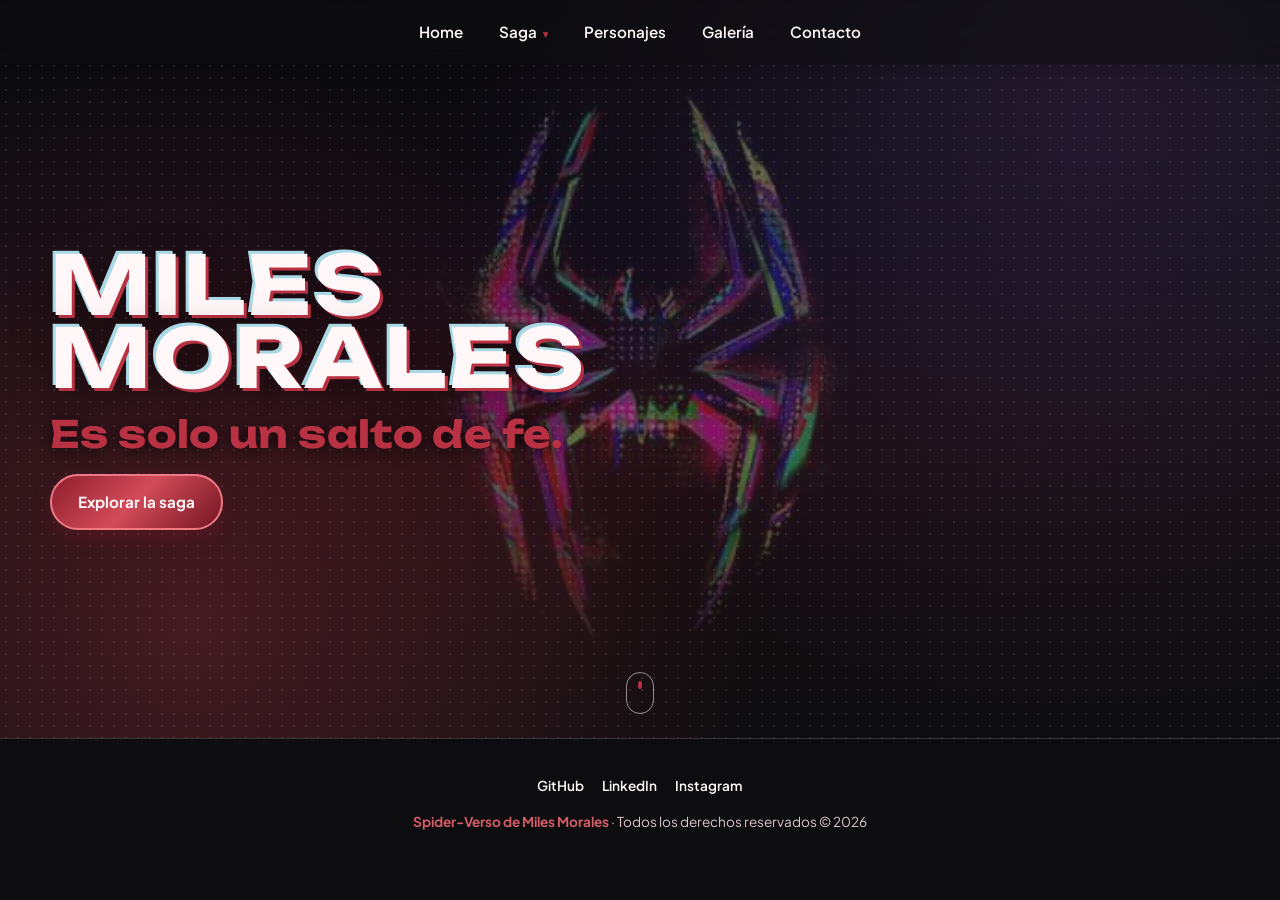
<file: index.html>
<!DOCTYPE html>
<html lang="en">
<head>
    <meta charset="UTF-8">
    <meta name="viewport" content="width=device-width, initial-scale=1.0">
    <title>Miles Morales | El Spider-Verso</title>
    <link rel="stylesheet" href="css/styles.css">
    <link rel="preconnect" href="https://fonts.googleapis.com">
    <link rel="preconnect" href="https://fonts.gstatic.com" crossorigin>
    <link href="https://fonts.googleapis.com/css2?family=Plus+Jakarta+Sans:wght@400;500;600;700;800&family=Unbounded:wght@400;500;600;700&display=swap" rel="stylesheet">
</head>
<body>
    <div class="nav-menu">
    <nav>
        <ul class="nav-bar">
            <li><a href="index.html">Home</a></li>
            <li class="has-dropdown">
                <a href="saga.html" aria-expanded="false">Saga</a>
                <ul class="dropdown">
                    <li><a href="saga.html#peli1">Spiderman: Un nuevo Universo</a></li>
                    <li><a href="saga.html#peli2">Spiderman: Cruzando el Multiverso</a></li>
                    <li><a href="saga.html#peli3">Spiderman: Beyond the Spider-Verse</a></li>
                    <li><a href="saga.html#juego1">Spiderman: Miles Morales (PS5)</a></li>
                </ul>
            </li>
            <li><a href="personajes.html">Personajes</a></li>
            <li><a href="galeria.html">Galería</a></li>
            <li><a href="contacto.html">Contacto</a></li>
        </ul>
    </nav>
</div>
    <main>
    <header class="hero" id="home">
        <video class="video-bg" autoplay muted loop playsinline>
        <source src="https://pzzzvqvcoisytyqpvkgc.supabase.co/storage/v1/object/public/miles-fondo/202609191524.mp4" type="video/mp4">
    </video>
    <div class="video-overlay"></div>
        <div class="hero-inner">
            <h1 class="hero-title">
                <span>MILES</span>
                <span>MORALES</span>
            </h1>
            <h2 class="hero-sub">
                <strong>Es solo un salto de fe.</strong>
            </h2>
            <div class="hero-cta">
                <a href="saga.html" class="btn btn-primary">Explorar la saga</a>
            </div>
        </div>
        <a class="scroll-cue" href="#home-showcase" aria-label="Descubrir más contenido">
            <span></span>
        </a>
        <audio id="bg-audio" preload="auto" loop aria-hidden="true">
            <source src="https://smrnasuxuuordwuwaqix.supabase.co/storage/v1/object/public/miles-song/Post%20Malone,%20Swae%20Lee%20-%20Sunflower%20(Spider-Man_%20Into%20the%20Spider-Verse).mp3" type="audio/mpeg">
        </audio>
    </header>
</main>
<footer>
    <nav aria-label="Redes sociales">
        <a href="https://github.com/tizianoortiiz" target="_blank" rel="noopener noreferrer">GitHub</a>
            <a href="https://www.linkedin.com/in/tizianortiiiz30881/" target="_blank" rel="noopener noreferrer">LinkedIn</a>
            <a href="https://www.instagram.com/tizianortiiz/" target="_blank" rel="noopener noreferrer">Instagram</a>
    </nav>
    <p><strong>Spider-Verso de Miles Morales</strong> · Todos los derechos reservados © 2026</p>
</footer>
<script src="js/script.js"></script>
</body>
</html>
</file>
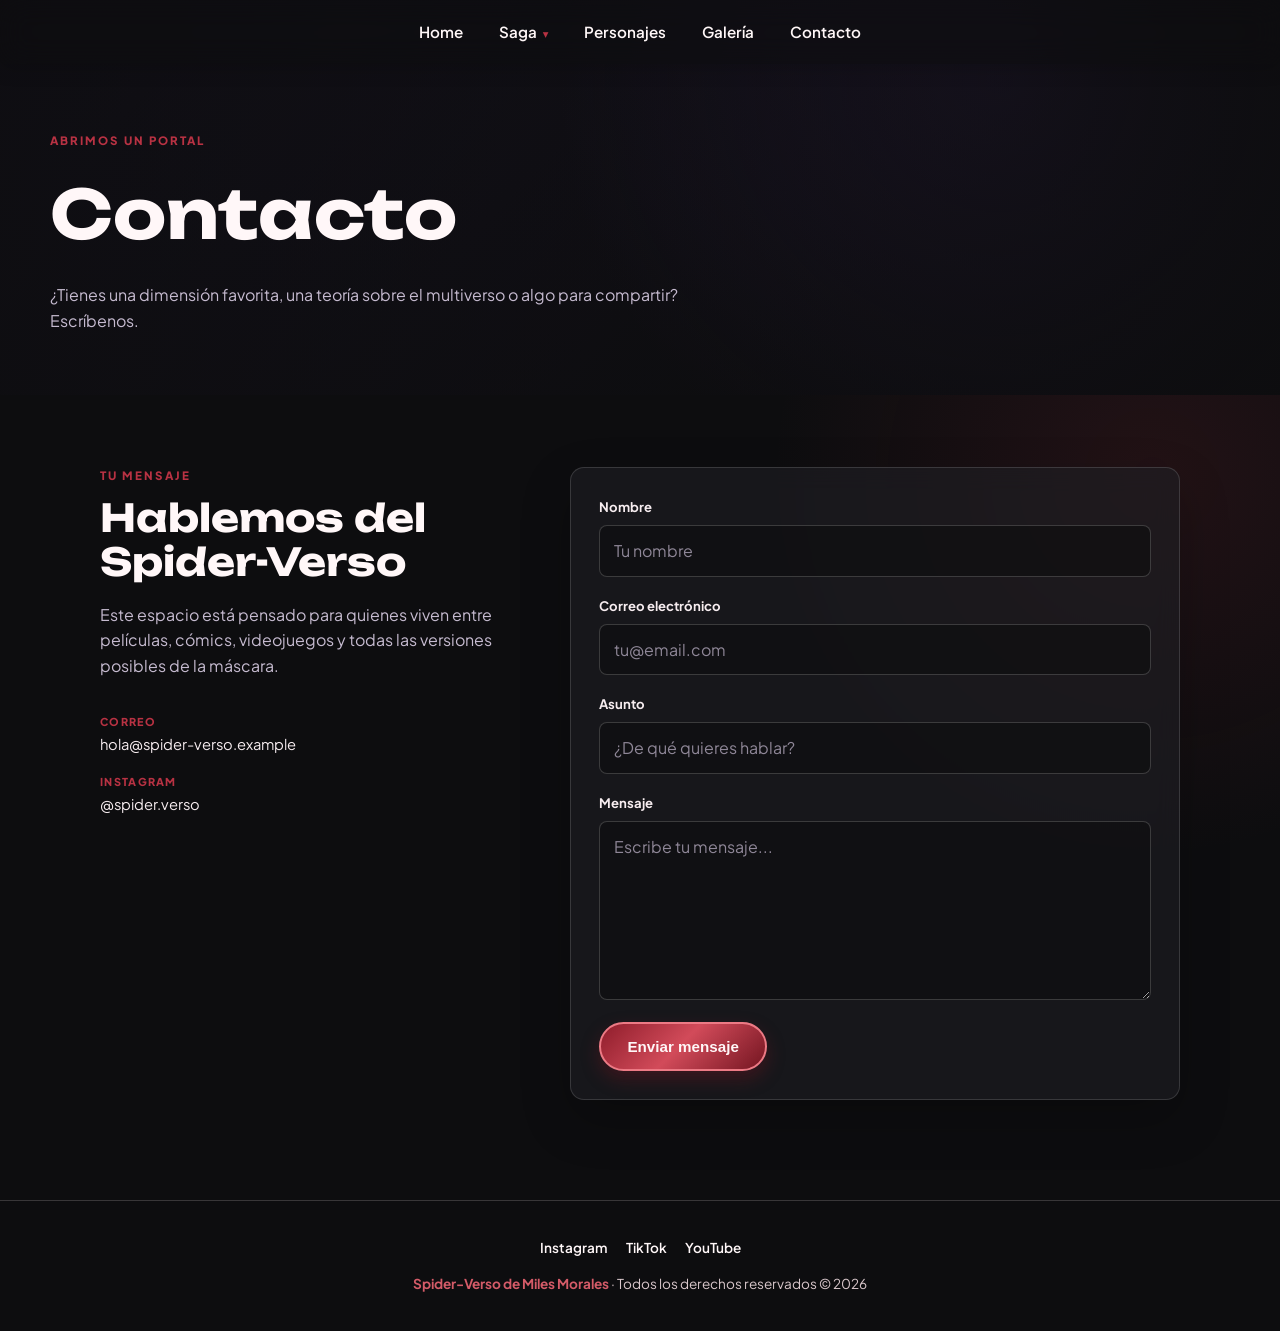
<file: contacto.html>
<!DOCTYPE html>
<html lang="es">
<head>
    <meta charset="UTF-8">
    <meta name="viewport" content="width=device-width, initial-scale=1.0">
    <title>Contacto / Spider-Verso</title>
    <link rel="stylesheet" href="css/styles.css">
    <link rel="preconnect" href="https://fonts.googleapis.com">
    <link rel="preconnect" href="https://fonts.gstatic.com" crossorigin>
    <link href="https://fonts.googleapis.com/css2?family=Plus+Jakarta+Sans:wght@400;500;600;700;800&family=Unbounded:wght@400;500;600;700&display=swap" rel="stylesheet">
</head>
<body>
    <div class="nav-menu">
        <nav>
            <ul class="nav-bar">
                <li><a href="index.html">Home</a></li>
                <li class="has-dropdown">
                    <a href="saga.html" aria-expanded="false">Saga</a>
                    <ul class="dropdown">
                        <li><a href="saga.html#peli1">Spiderman: Un nuevo Universo</a></li>
                        <li><a href="saga.html#peli2">Spiderman: Cruzando el Multiverso</a></li>
                        <li><a href="saga.html#peli3">Spiderman: Beyond the Spider-Verse</a></li>
                        <li><a href="saga.html#juego1">Spiderman: Miles Morales (PS5)</a></li>
                    </ul>
                </li>
                <li><a href="personajes.html">Personajes</a></li>
                <li><a href="galeria.html">Galería</a></li>
                <li><a href="contacto.html" aria-current="page">Contacto</a></li>
            </ul>
        </nav>
    </div>

    <main>
        <header class="contact-hero">
            <video class="video-bg" autoplay muted loop playsinline aria-hidden="true">
                <source src="https://pzzzvqvcoisytyqpvkgc.supabase.co/storage/v1/object/public/miles-fondo/202609191524.mp4" type="video/mp4">
            </video>
            <div class="video-overlay"></div>
            <div class="contact-hero-inner">
                <p class="section-label">ABRIMOS UN PORTAL</p>
                <h1>Contacto</h1>
                <p>¿Tienes una dimensión favorita, una teoría sobre el multiverso o algo para compartir? Escríbenos.</p>
            </div>
        </header>

        <section class="contact-section">
            <div class="contact-layout">
                <div class="contact-copy">
                    <p class="section-label">TU MENSAJE</p>
                    <h2>Hablemos del Spider-Verso</h2>
                    <p>Este espacio está pensado para quienes viven entre películas, cómics, videojuegos y todas las versiones posibles de la máscara.</p>
                    <div class="contact-details">
                        <a href="mailto:hola@spider-verso.example">
                            <span>Correo</span>
                            hola@spider-verso.example
                        </a>
                        <a href="https://www.instagram.com/" target="_blank" rel="noopener noreferrer">
                            <span>Instagram</span>
                            @spider.verso
                        </a>
                    </div>
                </div>

                <form class="contact-form" action="#" method="post">
                    <div class="form-field">
                        <label for="nombre">Nombre</label>
                        <input id="nombre" name="nombre" type="text" autocomplete="name" placeholder="Tu nombre" required>
                    </div>
                    <div class="form-field">
                        <label for="email">Correo electrónico</label>
                        <input id="email" name="email" type="email" autocomplete="email" placeholder="tu@email.com" required>
                    </div>
                    <div class="form-field">
                        <label for="asunto">Asunto</label>
                        <input id="asunto" name="asunto" type="text" placeholder="¿De qué quieres hablar?" required>
                    </div>
                    <div class="form-field">
                        <label for="mensaje">Mensaje</label>
                        <textarea id="mensaje" name="mensaje" rows="6" placeholder="Escribe tu mensaje..." required></textarea>
                    </div>
                    <button class="btn btn-primary" type="submit">Enviar mensaje</button>
                </form>
            </div>
        </section>
    </main>

    <footer>
        <nav aria-label="Redes sociales">
            <a href="https://www.instagram.com/" target="_blank" rel="noopener noreferrer">Instagram</a>
            <a href="https://www.tiktok.com/" target="_blank" rel="noopener noreferrer">TikTok</a>
            <a href="https://www.youtube.com/" target="_blank" rel="noopener noreferrer">YouTube</a>
        </nav>
        <p><strong>Spider-Verso de Miles Morales</strong> · Todos los derechos reservados © 2026</p>
    </footer>
    <audio id="bg-audio" preload="auto" autoplay loop aria-hidden="true">
        <source src="https://smrnasuxuuordwuwaqix.supabase.co/storage/v1/object/public/miles-song/Post%20Malone,%20Swae%20Lee%20-%20Sunflower%20(Spider-Man_%20Into%20the%20Spider-Verse).mp3" type="audio/mpeg">
    </audio>
    <script src="js/script.js"></script>
</body>
</html>
</file>
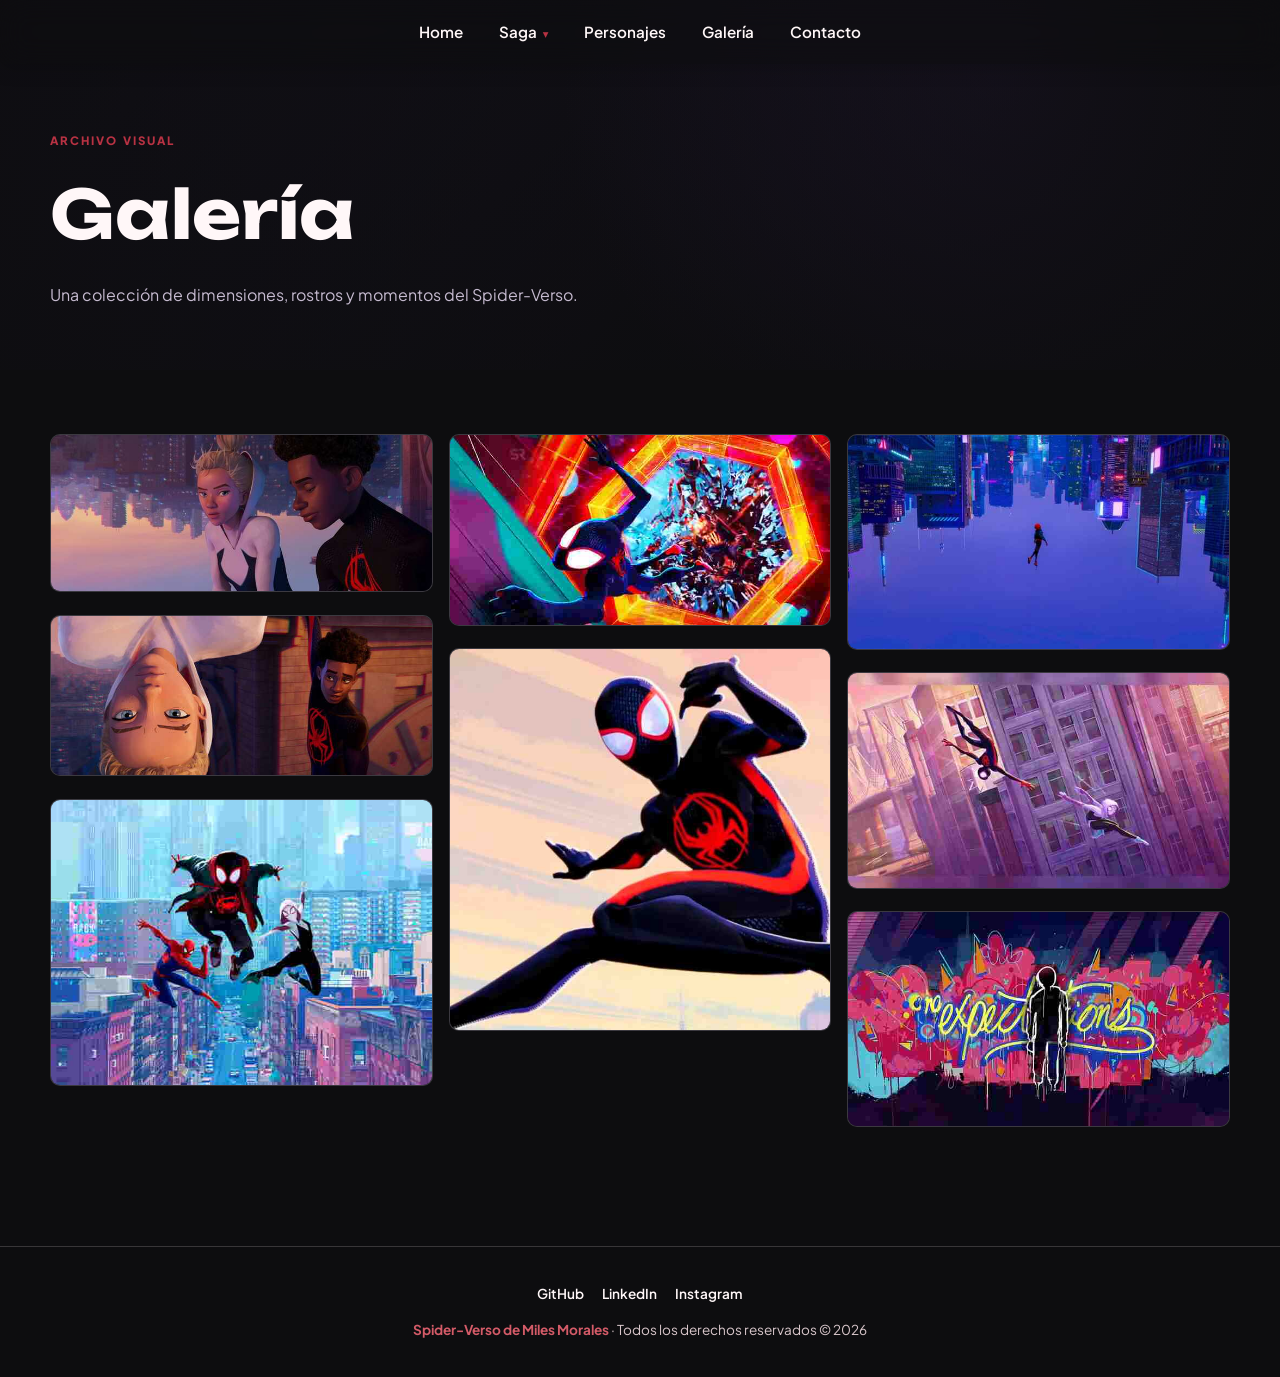
<file: galeria.html>
<!DOCTYPE html>
<html lang="es">
<head>
    <meta charset="UTF-8">
    <meta name="viewport" content="width=device-width, initial-scale=1.0">
    <title>Galería / Spider-Verso</title>
    <link rel="stylesheet" href="css/styles.css">
    <link rel="preconnect" href="https://fonts.googleapis.com">
    <link rel="preconnect" href="https://fonts.gstatic.com" crossorigin>
    <link href="https://fonts.googleapis.com/css2?family=Plus+Jakarta+Sans:wght@400;500;600;700;800&family=Unbounded:wght@400;500;600;700&display=swap" rel="stylesheet">
</head>
<body>
    <div class="nav-menu">
        <nav>
            <ul class="nav-bar">
                <li><a href="index.html">Home</a></li>
                <li class="has-dropdown">
                    <a href="saga.html" aria-expanded="false">Saga</a>
                    <ul class="dropdown">
                        <li><a href="saga.html#peli1">Spiderman: Un nuevo Universo</a></li>
                        <li><a href="saga.html#peli2">Spiderman: Cruzando el Multiverso</a></li>
                        <li><a href="saga.html#peli3">Spiderman: Beyond the Spider-Verse</a></li>
                        <li><a href="saga.html#juego1">Spiderman: Miles Morales (PS5)</a></li>
                    </ul>
                </li>
                <li><a href="personajes.html">Personajes</a></li>
                <li><a href="galeria.html" aria-current="page">Galería</a></li>
                <li><a href="contacto.html">Contacto</a></li>
            </ul>
        </nav>
    </div>

    <main>
        <header class="gallery-hero">
            <video class="video-bg" autoplay muted loop playsinline aria-hidden="true">
                <source src="https://pzzzvqvcoisytyqpvkgc.supabase.co/storage/v1/object/public/miles-fondo/202609191524.mp4" type="video/mp4">
            </video>
            <div class="video-overlay"></div>
            <div class="gallery-hero-inner">
                <p class="section-label">ARCHIVO VISUAL</p>
                <h1>Galería</h1>
                <p>Una colección de dimensiones, rostros y momentos del Spider-Verso.</p>
            </div>
        </header>
        <section class="gallery-section">
            <div class="gallery-grid">
                <figure class="gallery-item gallery-item-tall">
                    <img src="img/gal10.jpg" alt="Miles con Gwen">
                </figure>
                <figure class="gallery-item">
                    <img src="img/gal9.jpg" alt="Miles conGwen">
                </figure>
                <figure class="gallery-item gallery-item-wide">
                    <img src="img/gal8.jpg" alt="Los tres Spider-Man">
                </figure>
                <figure class="gallery-item">
                    <img src="img/gal7.jpg" alt="Miles Morales">
                </figure>
                <figure class="gallery-item gallery-item-tall">
                    <img src="img/gal6.jpg" alt="Miles Morales">
                </figure>
                <figure class="gallery-item">
                    <img src="img/fe.jpg" alt="Un salto de fe">
                </figure>
                <figure class="gallery-item gallery-item-wide">
                    <img src="img/gal11.jpg" alt="Miles con Gwen">
                </figure>
                <figure class="gallery-item">
                    <img src="img/gal12.jpg" alt="Grafiti de Miles Morales">
                </figure>
            </div>
        </section>
    </main>

    <footer>
        <nav aria-label="Redes sociales">
            <a href="https://github.com/tizianoortiiz" target="_blank" rel="noopener noreferrer">GitHub</a>
            <a href="https://www.linkedin.com/in/tizianortiiiz30881/" target="_blank" rel="noopener noreferrer">LinkedIn</a>
            <a href="https://www.instagram.com/tizianortiiz/" target="_blank" rel="noopener noreferrer">Instagram</a>
        </nav>
        <p><strong>Spider-Verso de Miles Morales</strong> · Todos los derechos reservados © 2026</p>
    </footer>
    <audio id="bg-audio" preload="auto" autoplay loop aria-hidden="true">
        <source src="https://smrnasuxuuordwuwaqix.supabase.co/storage/v1/object/public/miles-song/Post%20Malone,%20Swae%20Lee%20-%20Sunflower%20(Spider-Man_%20Into%20the%20Spider-Verse).mp3" type="audio/mpeg">
    </audio>
    <script src="js/script.js"></script>
</body>
</html>
</file>
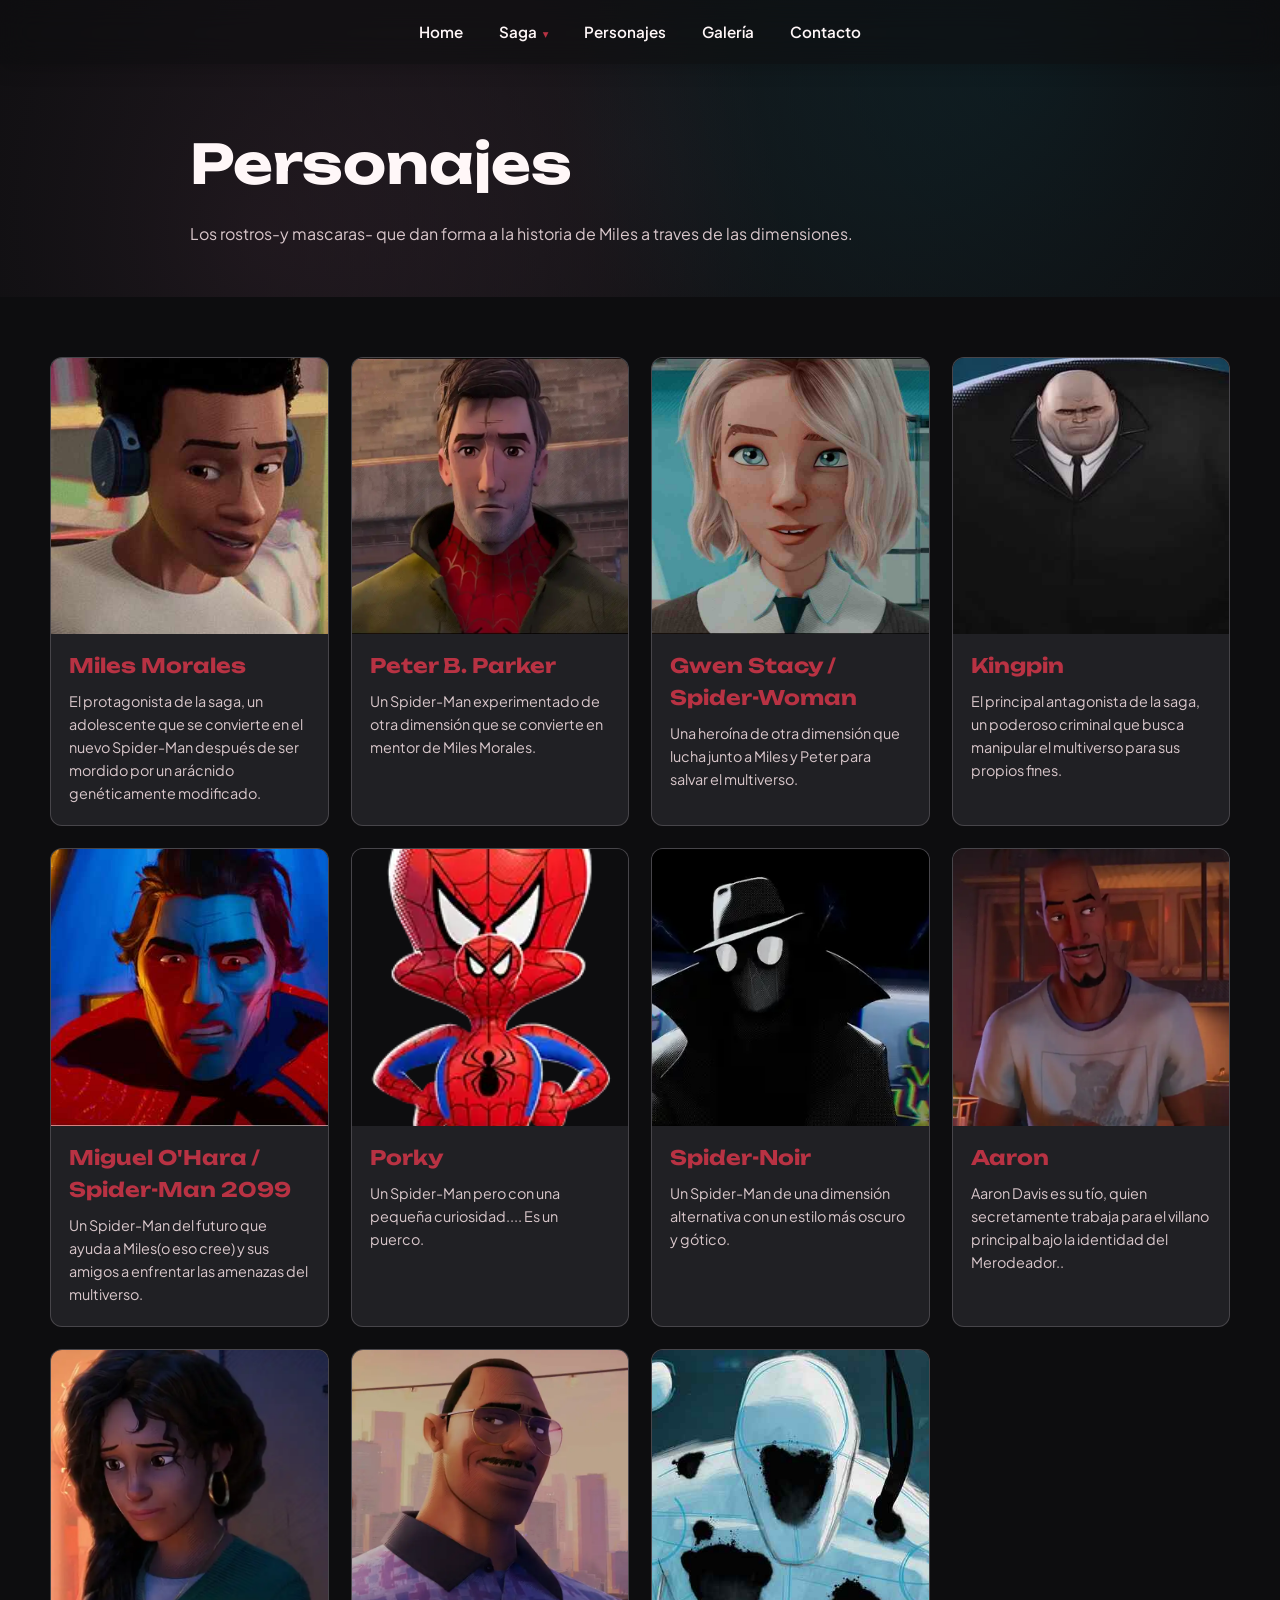
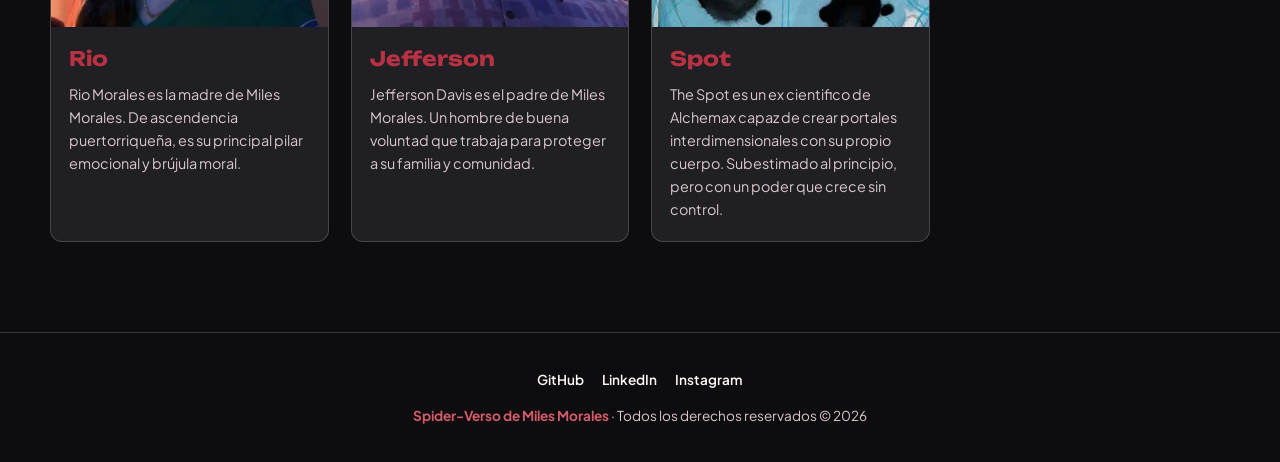
<file: personajes.html>
<!DOCTYPE html>
<html lang="en">
<head>
    <meta charset="UTF-8">
    <meta name="viewport" content="width=device-width, initial-scale=1.0">
    <title>La Saga /  Spider-Verso</title>
    <link rel="stylesheet" href="css/styles.css">
    <link rel="preconnect" href="https://fonts.googleapis.com">
    <link rel="preconnect" href="https://fonts.gstatic.com" crossorigin>
    <link href="https://fonts.googleapis.com/css2?family=Plus+Jakarta+Sans:wght@400;500;600;700;800&family=Unbounded:wght@400;500;600;700&display=swap" rel="stylesheet">
</head>
<body>
    <div class="nav-menu">
        <nav>
            <ul class="nav-bar">
                <li><a href="index.html">Home</a></li>
                <li class="has-dropdown">
                    <a href="saga.html" aria-expanded="false">Saga</a>
                    <ul class="dropdown">
                        <li><a href="saga.html#peli1">Spiderman: Un nuevo Universo</a></li>
                        <li><a href="saga.html#peli2">Spiderman: Cruzando el Multiverso</a></li>
                        <li><a href="saga.html#peli3">Spiderman: Beyond the Spider-Verse</a></li>
                        <li><a href="saga.html#juego1">Spiderman: Miles Morales (PS5)</a></li>
                    </ul>
                </li>
                <li><a href="personajes.html">Personajes</a></li>
                <li><a href="galeria.html">Galería</a></li>
                <li><a href="contacto.html">Contacto</a></li>
            </ul>
        </nav>
    </div>
<main>
    <header class="personajes-hero">
        <video class="video-bg" autoplay muted loop playsinline aria-hidden="true">
            <source src="https://pzzzvqvcoisytyqpvkgc.supabase.co/storage/v1/object/public/miles-fondo/202609191524.mp4" type="video/mp4">
        </video>
        <div class="video-overlay"></div>
        <div class="personajes-hero-inner">
            <h1 class="personajes-hero-title">Personajes</h1>
            <p class="personajes-hero-sub">
                Los rostros-y mascaras- que dan forma a la historia de Miles a traves de las dimensiones.
            </p>
        </div>
    </header>
    <section class="personajes-section">
        <div class="personajes-list-inner">
            <article class="personajes-card" id="miles">
                <img src="img/miles.jpg" alt="Miles Morales">
                <div class="personajes-card-content">
                    <h2>Miles Morales</h2>
                    <p>El protagonista de la saga, un adolescente que se convierte en el nuevo Spider-Man después de ser mordido por un arácnido genéticamente modificado.</p>
                </div>
            </article>

            <article class="personajes-card" id="peter">
                <img src="img/peterb.webp" alt="Peter B. Parker">
                <div class="personajes-card-content">
                    <h2>Peter B. Parker</h2>
                    <p>Un Spider-Man experimentado de otra dimensión que se convierte en mentor de Miles Morales.</p>
                </div>
            </article>

            <article class="personajes-card" id="gwen">
                <img src="img/gwen.jpg" alt="Gwen Stacy / Spider-Woman">
                <div class="personajes-card-content">
                    <h2>Gwen Stacy / Spider-Woman</h2>
                    <p>Una heroína de otra dimensión que lucha junto a Miles y Peter para salvar el multiverso.</p>
                </div>
            </article>

            <article class="personajes-card" id="kingpin">
                <img src="img/kingpin.jpg" alt="Kingpin">
                <div class="personajes-card-content">
                    <h2>Kingpin</h2>
                    <p>El principal antagonista de la saga, un poderoso criminal que busca manipular el multiverso para sus propios fines.</p>
                </div>
            </article>
            <article class="personajes-card" id="miguel">
                <img src="img/miguel.jpg" alt="Miguel O'Hara / Spider-Man 2099">
                <div class="personajes-card-content">
                    <h2>Miguel O'Hara / Spider-Man 2099</h2>
                    <p>Un Spider-Man del futuro que ayuda a Miles(o eso cree) y sus amigos a enfrentar las amenazas del multiverso.</p>
                </div>
            </article>
            <article class="personajes-card" id="porky">
                <img src="img/porker.webp" alt="Porky">
                <div class="personajes-card-content">
                    <h2>Porky</h2>
                    <p>Un Spider-Man pero con una pequeña curiosidad.... Es un puerco.</p>
                </div>
            </article>
            <article class="personajes-card" id="spider-noir">
                <img src="img/noir.webp" alt="Spider-Noir">
                <div class="personajes-card-content">
                    <h2>Spider-Noir</h2>
                    <p>Un Spider-Man de una dimensión alternativa con un estilo más oscuro y gótico.</p>
                </div>
            </article>
            <article class="personajes-card" id="aaron">
                <img src="img/aaron.webp" alt="Aaron">
                <div class="personajes-card-content">
                    <h2>Aaron</h2>
                    <p>Aaron Davis es su tío, quien secretamente trabaja para el villano principal bajo la identidad del Merodeador..</p>
                </div>
            </article>
            <article class="personajes-card" id="rio">
                <img src="img/rio.webp" alt="Rio">
                <div class="personajes-card-content">
                    <h2>Rio</h2>
                    <p>Rio Morales es la madre de Miles Morales. De ascendencia puertorriqueña, es su principal pilar emocional y brújula moral.</p>
                </div>
            </article>
            <article class="personajes-card" id="jefferson">
                <img src="img/jeff.webp" alt="Jefferson">
                <div class="personajes-card-content">
                    <h2>Jefferson</h2>
                    <p>Jefferson Davis es el padre de Miles Morales. Un hombre de buena voluntad que trabaja para proteger a su familia y comunidad.</p>
                </div>
            </article>
            <article class="personajes-card" id="spot">
                <img src="img/spot.jpg" alt="Spot">
                <div class="personajes-card-content">
                    <h2>Spot</h2>
                    <p>The Spot es un ex cientifico de Alchemax capaz de crear portales interdimensionales con su propio cuerpo. Subestimado al principio, pero con un poder que crece sin control.</p>
                </div>
            </article>
        </div>
        </section>
</main>
<footer>
    <nav aria-label="Redes sociales">
        <a href="https://github.com/tizianoortiiz" target="_blank" rel="noopener noreferrer">GitHub</a>
            <a href="https://www.linkedin.com/in/tizianortiiiz30881/" target="_blank" rel="noopener noreferrer">LinkedIn</a>
            <a href="https://www.instagram.com/tizianortiiz/" target="_blank" rel="noopener noreferrer">Instagram</a>
    </nav>
    <p><strong>Spider-Verso de Miles Morales</strong> · Todos los derechos reservados © 2026</p>
</footer>
<audio id="bg-audio" preload="auto" autoplay loop aria-hidden="true">
    <source src="https://smrnasuxuuordwuwaqix.supabase.co/storage/v1/object/public/miles-song/Post%20Malone,%20Swae%20Lee%20-%20Sunflower%20(Spider-Man_%20Into%20the%20Spider-Verse).mp3" type="audio/mpeg">
</audio>
<script src="js/script.js"></script>
</body>
</html>
</file>
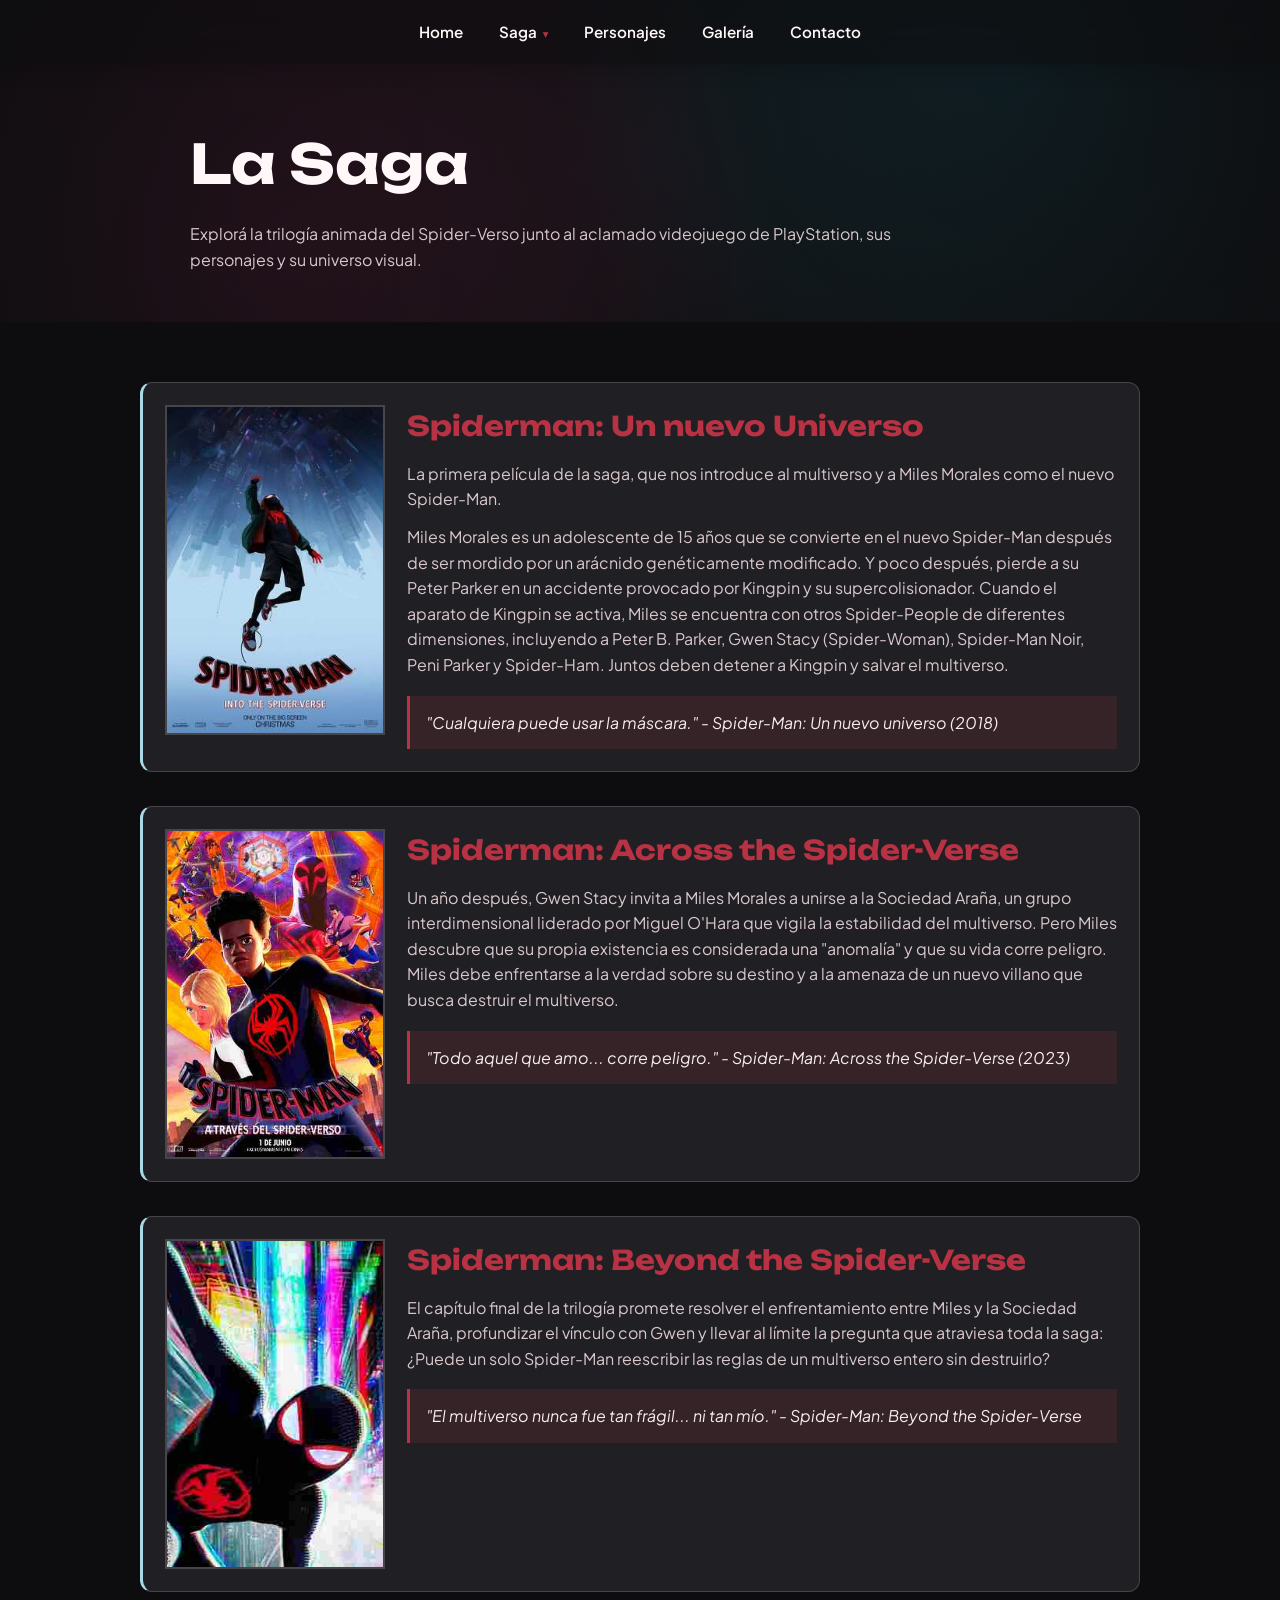
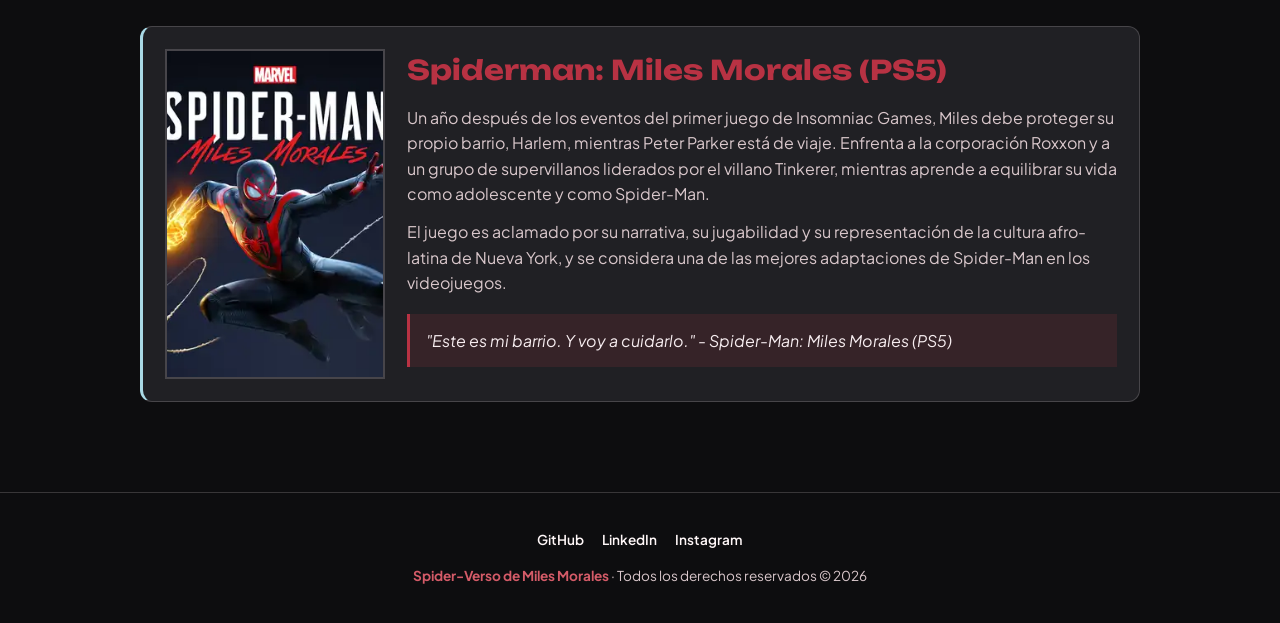
<file: saga.html>
<!DOCTYPE html>
<html lang="en">
<head>
    <meta charset="UTF-8">
    <meta name="viewport" content="width=device-width, initial-scale=1.0">
    <title>La Saga /  Spider-Verso</title>
    <link rel="stylesheet" href="css/styles.css">
    <link rel="preconnect" href="https://fonts.googleapis.com">
    <link rel="preconnect" href="https://fonts.gstatic.com" crossorigin>
    <link href="https://fonts.googleapis.com/css2?family=Plus+Jakarta+Sans:wght@400;500;600;700;800&family=Unbounded:wght@400;500;600;700&display=swap" rel="stylesheet">
</head>
<body>
    <div class="nav-menu">
        <nav>
            <ul class="nav-bar">
                <li><a href="index.html">Home</a></li>
                <li class="has-dropdown">
                    <a href="saga.html" aria-expanded="false">Saga</a>
                    <ul class="dropdown">
                        <li><a href="saga.html#peli1">Spiderman: Un nuevo Universo</a></li>
                        <li><a href="saga.html#peli2">Spiderman: Cruzando el Multiverso</a></li>
                        <li><a href="saga.html#peli3">Spiderman: Beyond the Spider-Verse</a></li>
                        <li><a href="saga.html#juego1">Spiderman: Miles Morales (PS5)</a></li>
                    </ul>
                </li>
                <li><a href="personajes.html">Personajes</a></li>
                <li><a href="galeria.html">Galería</a></li>
                <li><a href="contacto.html">Contacto</a></li>
            </ul>
        </nav>
    </div>

    <main>
        <header class="saga-hero">
            <video class="video-bg" autoplay muted loop playsinline aria-hidden="true">
                <source src="https://pzzzvqvcoisytyqpvkgc.supabase.co/storage/v1/object/public/miles-fondo/202609191524.mp4" type="video/mp4">
            </video>
            <div class="video-overlay"></div>
            <div class="saga-hero-inner">
                <h1 class="saga-hero-title">La Saga</h1>
                <p class="saga-hero-sub">
                    Explorá la trilogía animada del Spider-Verso junto al aclamado videojuego de PlayStation,
                    sus personajes y su universo visual.
                </p>
            </div>
        </header>

        <section class="saga-section">
            <div class="saga-list-inner">

                <article class="saga-card" id="peli1">
                    <img src="img/peli1.jpg" alt="Spiderman: Un nuevo Universo">
                    <div class="saga-card-content">
                        <h2>Spiderman: Un nuevo Universo</h2>
                        <p>La primera película de la saga, que nos introduce al multiverso y a Miles Morales como el nuevo Spider-Man.</p>
                        <p>Miles Morales es un adolescente de 15 años que se convierte en el nuevo Spider-Man después de ser mordido por un arácnido genéticamente modificado. Y poco después, pierde a su Peter Parker en un accidente provocado por Kingpin y su supercolisionador.
                        Cuando el aparato de Kingpin se activa, Miles se encuentra con otros Spider-People de diferentes dimensiones, incluyendo a Peter B. Parker, Gwen Stacy (Spider-Woman), Spider-Man Noir, Peni Parker y Spider-Ham. Juntos deben detener a Kingpin y salvar el multiverso.</p>
                        <blockquote class="saga-quote">
                            "Cualquiera puede usar la máscara." - Spider-Man: Un nuevo universo (2018)
                        </blockquote>
                    </div>
                </article>

                <article class="saga-card" id="peli2">
                    <img src="img/peli2.jpg" alt="Spiderman: Across the Spider-Verse">
                    <div class="saga-card-content">
                        <h2>Spiderman: Across the Spider-Verse</h2>
                        <p>Un año después, Gwen Stacy invita a Miles Morales a unirse a la Sociedad Araña, un grupo interdimensional liderado por Miguel O'Hara que vigila la estabilidad del multiverso.
                        Pero Miles descubre que su propia existencia es considerada una "anomalía" y que su vida corre peligro. Miles debe enfrentarse a la verdad sobre su destino y a la amenaza de un nuevo villano que busca destruir el multiverso.</p>
                        <blockquote class="saga-quote">
                            "Todo aquel que amo... corre peligro." - Spider-Man: Across the Spider-Verse (2023)
                        </blockquote>
                    </div>
                </article>

                <article class="saga-card" id="peli3">
                    <img src="img/peli3.jpg" alt="Spiderman: Beyond the Spider-Verse">
                    <div class="saga-card-content">
                        <h2>Spiderman: Beyond the Spider-Verse</h2>
                        <p>El capítulo final de la trilogía promete resolver el enfrentamiento entre Miles y la Sociedad Araña, profundizar el vínculo con Gwen y llevar al límite la pregunta que atraviesa toda la saga: ¿Puede un solo Spider-Man reescribir las reglas de un multiverso entero sin destruirlo?</p>
                        <blockquote class="saga-quote">
                            "El multiverso nunca fue tan frágil... ni tan mío." - Spider-Man: Beyond the Spider-Verse
                        </blockquote>
                    </div>
                </article>

                <article class="saga-card" id="juego1">
                    <img src="img/juego1.webp" alt="Spiderman: Miles Morales (PS5)">
                    <div class="saga-card-content">
                        <h2>Spiderman: Miles Morales (PS5)</h2>
                        <p>Un año después de los eventos del primer juego de Insomniac Games, Miles debe proteger su propio barrio, Harlem, mientras Peter Parker está de viaje.
                        Enfrenta a la corporación Roxxon y a un grupo de supervillanos liderados por el villano Tinkerer, mientras aprende a equilibrar su vida como adolescente y como Spider-Man.</p>
                        <p>El juego es aclamado por su narrativa, su jugabilidad y su representación de la cultura afro-latina de Nueva York, y se considera una de las mejores adaptaciones de Spider-Man en los videojuegos.</p>
                        <blockquote class="saga-quote">
                            "Este es mi barrio. Y voy a cuidarlo." - Spider-Man: Miles Morales (PS5)
                        </blockquote>
                    </div>
                </article>

            </div>
        </section>
    </main>
    <footer>
        <nav aria-label="Redes sociales">
            <a href="https://github.com/tizianoortiiz" target="_blank" rel="noopener noreferrer">GitHub</a>
            <a href="https://www.linkedin.com/in/tizianortiiiz30881/" target="_blank" rel="noopener noreferrer">LinkedIn</a>
            <a href="https://www.instagram.com/tizianortiiz/" target="_blank" rel="noopener noreferrer">Instagram</a>
        </nav>
        <p><strong>Spider-Verso de Miles Morales</strong> · Todos los derechos reservados © 2026</p>
    </footer>
    <audio id="bg-audio" preload="auto" autoplay loop aria-hidden="true">
        <source src="https://smrnasuxuuordwuwaqix.supabase.co/storage/v1/object/public/miles-song/Post%20Malone,%20Swae%20Lee%20-%20Sunflower%20(Spider-Man_%20Into%20the%20Spider-Verse).mp3" type="audio/mpeg">
    </audio>
    <script src="js/script.js"></script>
</body>
</html>
</file>
<file: css/styles.css>
*, *::before, *::after{ box-sizing:border-box; }
html{ scroll-behavior:smooth; }
body{
    margin:0;
    font-family:'Plus Jakarta Sans', system-ui, sans-serif;
    background:#0d0d0f;
    color:#f7edf0;
    line-height:1.6;
    cursor:auto;
}
img{ max-width:100%; display:block; }
a{ color:inherit; text-decoration:none; }
ul{ list-style:none; margin:0; padding:0; }
h1, h2, h3{
    margin:0;
    font-family:'Unbounded', sans-serif;
    font-weight:700;
}
p{ margin:0; }

:root{
    --ink:#0d0d0f;
    --panel:#17171a;
    --panel-2:#202024;
    --paper:#fff7f8;
    --pink:#b83243;
    --blue:#a9d9e5;
    --yellow:#d45b68;
    --purple:#7f2633;
    --line:rgba(247,237,240,.18);
    --sunset-pink:#d44858;
    --sunset-coral:#8f1d2b;
    --sunset-gold:#d45b68;
    --sunset-purple:#7f2633;
    --sunset-indigo:#161619;
}

.nav-menu{
    position:fixed;
    top:0;
    z-index:100;
    width:100%;
    background:rgba(13,13,15,.54);
    backdrop-filter:blur(14px);
    -webkit-backdrop-filter:blur(14px);
    border-bottom:0;
    box-shadow:0 4px 18px rgba(0,0,0,.18);
}
.nav-menu nav{
    max-width:1180px;
    margin:0 auto;
    padding:0 20px;
}
.nav-bar{
    display:flex;
    flex-wrap:wrap;
    align-items:center;
    justify-content:center;
    gap:4px;
    min-height:64px;
}
.nav-bar > li > a{
    display:block;
    padding:12px 16px;
    font-weight:600;
    font-size:.95rem;
    color:#fff7f8;
    transition:color .2s ease;
}
.nav-bar > li > a:hover{
    color:var(--pink);
    text-shadow:2px 0 rgba(39,220,235,.65), -2px 0 rgba(235,62,86,.65);
}

.has-dropdown{ position:relative; }
.has-dropdown > a::after{
    content:"▾";
    margin-left:6px;
    font-size:.75em;
    color:var(--pink);
}
.dropdown{
    position:absolute;
    top:100%;
    left:0;
    min-width:260px;
    background:#202024;
    border:1px solid var(--line);
    border-top:3px solid var(--pink);
    padding:8px;
    box-shadow:0 18px 30px rgba(0,0,0,.45);
    opacity:0;
    visibility:hidden;
    transform:translateY(8px);
    transition:opacity .2s ease, transform .2s ease, visibility .2s ease;
    z-index:50;
}
.has-dropdown:hover .dropdown,
.has-dropdown:focus-within .dropdown{
    opacity:1;
    visibility:visible;
    transform:translateY(0);
}
.dropdown li a{
    display:block;
    padding:10px 12px;
    font-size:.9rem;
    color:#f7edf0;
    border-radius:8px;
}
.dropdown li a:hover{
    color:var(--pink);
    background:rgba(184,50,67,.16);
}

@media (max-width:900px){
    .nav-bar{ gap:0; }
    .nav-bar > li > a{ padding:10px 10px; font-size:.85rem; }
    .dropdown{
        min-width:220px;
        left:auto;
        right:0;
        opacity:0;
        visibility:hidden;
        pointer-events:none;
    }
    .has-dropdown.is-open .dropdown{
        opacity:1;
        visibility:visible;
        pointer-events:auto;
        transform:translateY(0);
    }
}

.btn{
    display:inline-flex;
    align-items:center;
    justify-content:center;
    padding:14px 26px;
    font-weight:700;
    font-size:.95rem;
    border:2px solid transparent;
    border-radius:999px;
    cursor:pointer;
    transition:transform .18s ease, box-shadow .18s ease;
}
.btn:hover{ transform:translateY(-2px); }
.btn-primary{
    background:linear-gradient(135deg, #8f1d2b 0%, #d24b5a 48%, #741521 100%);
    border-color:#ed7a85;
    color:#fff7f8;
    box-shadow:0 8px 18px rgba(116,21,33,.4);
}
.btn-primary:hover{ box-shadow:0 11px 22px rgba(116,21,33,.55); }
.btn-primary:hover{
    text-shadow:2px 0 rgba(39,220,235,.72), -2px 0 rgba(255,218,224,.8);
}
.btn-outline{
    background:rgba(255,255,255,.05);
    border-color:var(--pink);
    color:var(--pink);
}
.btn-outline:hover{ background:rgba(184,50,67,.16); }

.hero{
    position:relative;
    min-height:82vh;
    min-height:82dvh;
    display:flex;
    align-items:flex-end;
    padding:60px 20px 70px;
    padding-top:110px;
    overflow:hidden;

    background-image:
        linear-gradient(
            180deg,
            rgba(23,18,45,.18) 0%,
            rgba(48,24,77,.28) 34%,
            rgba(184,50,67,.2) 62%,
            rgba(13,13,15,.98) 100%
        ),
        url('../img/fondo1.jpg');
    background-size:cover;
    background-position:center calc(50% + var(--parallax-y, 0px));
    background-repeat:no-repeat;
}

.video-bg {
    position: absolute;
    top: 0;
    left: 0;
    width: 100%;
    height: 100%;
    object-fit: cover;
    z-index: 1;
}

.video-overlay {
    position: absolute;
    top: 0;
    left: 0;
    width: 100%;
    height: 100%;
    background: radial-gradient(circle, rgba(13, 13, 15, 0.4) 0%, rgba(13, 13, 15, 0.85) 100%);
    z-index: 2;
}

.hero::before{
    content:"";
    position:absolute;
    inset:0;
    background:
        radial-gradient(circle at 15% 85%, rgba(184,50,67,.3), transparent 45%),
        radial-gradient(circle at 85% 15%, rgba(117,74,164,.2), transparent 50%),
        radial-gradient(rgba(255,255,255,.12) 1px, transparent 1px);
    background-size:auto, auto, 12px 12px;
    mix-blend-mode:screen;
    pointer-events:none;
    z-index: 3;
}

.hero-inner{
    position:relative;
    z-index:10;
    max-width:1180px;
    margin:0 auto;
    width:100%;
    display:grid;
    gap:20px;
    padding-right:50%;
}

.hero-eyebrow{
    color:var(--sunset-gold);
    font-weight:700;
    font-size:.85rem;
    letter-spacing:.5px;
    text-shadow:0 2px 12px rgba(0,0,0,.6);
}

.hero-title{
    font-family:'Unbounded', sans-serif;
    max-width:540px;
    font-size:clamp(2.8rem, 9vw, 5.1rem);
    line-height:.9;
    letter-spacing:2px;
    color:var(--paper);
    text-shadow:
        3px 3px 0 var(--pink),
        -3px -3px 0 var(--blue),
        0 12px 40px rgba(0,0,0,.5);
}
.hero-title span{ display:block; }

.hero-sub{
    font-family:'Unbounded', sans-serif;
    max-width:720px;
    font-size:clamp(1.45rem, 3vw, 2.35rem);
    line-height:1.05;
    letter-spacing:1px;
    color:#fff7f8;
    letter-spacing:.01em;
    text-shadow:0 2px 14px rgba(0,0,0,.7);
}
.hero-sub strong{ color:var(--pink); }

.hero-kicker{
    color:#d6c9e6;
    font-size:1rem;
    letter-spacing:.03em;
}

.scroll-cue{
    position:absolute;
    left:50%;
    bottom:24px;
    width:28px;
    height:42px;
    border:1px solid rgba(255,247,248,.55);
    border-radius:20px;
    transform:translateX(-50%);
    z-index:10;
}
.scroll-cue span{
    position:absolute;
    top:8px;
    left:50%;
    width:4px;
    height:8px;
    border-radius:50%;
    background:var(--pink);
    transform:translateX(-50%);
    animation:scroll-drop 1.8s ease-in-out infinite;
}
@keyframes scroll-drop{
    0%, 100%{ opacity:.35; transform:translate(-50%, 0); }
    50%{ opacity:1; transform:translate(-50%, 12px); }
}

.hero-cta{ display:flex; flex-wrap:wrap; gap:14px; }

.hero-stats{
    display:grid;
    grid-template-columns:repeat(3,1fr);
    gap:16px;
    max-width:520px;
    border-top:1px solid rgba(244,239,227,.25);
    padding-top:20px;
}
.hero-stats b{
    display:block;
    font-size:1.8rem;
    color:var(--sunset-gold);
    text-shadow:0 2px 10px rgba(0,0,0,.6);
}
.hero-stats span{ font-size:.78rem; color:#d9d2e6; }

@media (min-width:760px){
    .hero{ align-items:center; }
}

.home-showcase{
    padding:72px 20px 96px;
    background:
        radial-gradient(circle at 10% 0%, rgba(75,48,124,.2), transparent 32%),
        linear-gradient(180deg, #0d0d0f 0%, #14121b 100%);
}
.home-showcase-inner{ max-width:1180px; margin:0 auto; }
.showcase-heading{ margin-bottom:28px; }
.section-label{
    margin-bottom:10px;
    color:var(--pink);
    font-size:.72rem;
    font-weight:800;
    letter-spacing:.18em;
}
.showcase-heading h2{
    max-width:700px;
    margin-bottom:12px;
    color:var(--paper);
    font-size:clamp(1.45rem, 3vw, 2.4rem);
    line-height:1.15;
}
.showcase-heading > p:last-child{ color:#b9afc5; max-width:620px; }
.showcase-grid{
    display:grid;
    grid-template-columns:repeat(6, minmax(0, 1fr));
    gap:14px;
    align-items:stretch;
}
.showcase-card{
    position:relative;
    min-width:0;
    overflow:hidden;
    border:1px solid rgba(255,255,255,.14);
    border-radius:10px;
    background:#1b1920;
    transition:transform .25s ease, border-color .25s ease, box-shadow .25s ease;
}
.showcase-card:hover{
    transform:translateY(-6px);
    border-color:var(--pink);
    box-shadow:0 16px 28px rgba(0,0,0,.3);
}
.showcase-card img{
    width:100%;
    height:100%;
    object-fit:cover;
    transition:transform .35s ease;
}
.showcase-card:hover img{ transform:scale(1.04); }
.showcase-card-character{ grid-column:span 2; aspect-ratio:4 / 5; }
.showcase-card-character::after{
    content:"";
    position:absolute;
    inset:35% 0 0;
    background:linear-gradient(transparent, rgba(9,8,12,.94));
}
.showcase-card-meta,
.showcase-card h3{
    position:absolute;
    z-index:1;
    left:16px;
    right:12px;
}
.showcase-card-meta{
    bottom:48px;
    color:#dfc9d2;
    font-size:.68rem;
    letter-spacing:.1em;
    text-transform:uppercase;
}
.showcase-card h3{
    bottom:15px;
    color:#fff7f8;
    font-size:.92rem;
    line-height:1.2;
}
.showcase-card-poster{ grid-column:span 2; aspect-ratio:2 / 3; }
.showcase-card-poster h3{
    bottom:0;
    padding:30px 12px 14px 16px;
    left:0;
    background:linear-gradient(transparent, rgba(9,8,12,.95));
}

@media (max-width:900px){
    .hero-inner{ padding-right:34%; }
    .showcase-grid{ grid-template-columns:repeat(3, minmax(0, 1fr)); }
    .showcase-card-character,
    .showcase-card-poster{ grid-column:span 1; }
}

@media (max-width:640px){
    .hero{
        min-height:82vh;
        min-height:82dvh;
        align-items:flex-end;
        background-position:58% calc(50% + var(--parallax-y, 0px));
    }
    .hero-inner{ padding-right:0; }
    .hero-title{ font-size:clamp(2.5rem, 14vw, 4.2rem); }
    .hero-sub{ font-size:clamp(1.25rem, 6vw, 1.8rem); }
    .hero-kicker{ font-size:.9rem; }
    .showcase-grid{ grid-template-columns:repeat(2, minmax(0, 1fr)); gap:10px; }
    .showcase-card-character{ grid-column:span 1; }
    .showcase-card-poster{ grid-column:span 1; }
    .showcase-card h3{ left:11px; right:8px; font-size:.76rem; }
    .showcase-card-meta{ left:11px; bottom:40px; font-size:.58rem; }
}


.gallery-hero{
    position:relative;
    overflow:hidden;
    padding:132px 20px 62px;
    background:
        radial-gradient(circle at 78% 20%, rgba(77,46,126,.28), transparent 42%),
        linear-gradient(135deg, #171223 0%, #0d0d0f 70%);
}
.gallery-hero-inner{ position:relative; z-index:2; max-width:1180px; margin:0 auto; }
.gallery-hero h1{
    margin-bottom:14px;
    color:var(--paper);
    font-size:clamp(2.4rem, 6vw, 4.2rem);
}
.gallery-hero p:last-child{ color:#c6bbd0; max-width:54ch; }
.gallery-section{
    padding:64px 20px 96px;
    background:#0d0d0f;
}
.gallery-grid{
    max-width:1180px;
    margin:0 auto;
    columns:3 250px;
    column-gap:16px;
}
.gallery-item{
    position:relative;
    display:inline-block;
    width:100%;
    margin:0 0 16px;
    overflow:hidden;
    border:1px solid rgba(255,255,255,.14);
    border-radius:10px;
    background:#1b1920;
    break-inside:avoid;
}
.gallery-item img{
    width:100%;
    height:auto;
    object-fit:cover;
    transition:transform .35s ease, filter .35s ease;
}
.gallery-item:hover img{
    filter:saturate(1.15) contrast(1.04);
    transform:scale(1.035);
}
.gallery-item figcaption{
    position:absolute;
    right:0;
    bottom:0;
    left:0;
    padding:28px 16px 14px;
    color:#fff7f8;
    font-family:'Unbounded', sans-serif;
    font-size:.82rem;
    background:linear-gradient(transparent, rgba(9,8,12,.92));
}

/* =========================================================
   CONTACTO
   ========================================================= */
.contact-hero{
    position:relative;
    overflow:hidden;
    padding:132px 20px 62px;
    background:
        radial-gradient(circle at 78% 20%, rgba(77,46,126,.28), transparent 42%),
        linear-gradient(135deg, #171223 0%, #0d0d0f 70%);
}
.contact-hero-inner{
    position:relative;
    z-index:2;
    max-width:1180px;
    margin:0 auto;
}
.contact-hero h1{
    margin-bottom:14px;
    color:var(--paper);
    font-size:clamp(2.4rem, 6vw, 4.2rem);
}
.contact-hero p:last-child{ color:#c6bbd0; max-width:54ch; }
.contact-section{
    padding:72px 20px 100px;
    background:
        radial-gradient(circle at 90% 10%, rgba(184,50,67,.12), transparent 28%),
        #0d0d0f;
}
.contact-layout{
    display:grid;
    grid-template-columns:minmax(0, .8fr) minmax(0, 1.2fr);
    gap:64px;
    max-width:1080px;
    margin:0 auto;
    align-items:start;
}
.contact-copy h2{
    max-width:520px;
    margin-bottom:18px;
    color:var(--paper);
    font-size:clamp(1.5rem, 3vw, 2.45rem);
    line-height:1.15;
}
.contact-copy > p:not(.section-label){
    max-width:46ch;
    color:#c6bbd0;
}
.contact-details{
    display:grid;
    gap:16px;
    margin-top:34px;
}
.contact-details a{
    display:grid;
    gap:3px;
    color:#f7edf0;
    font-size:.92rem;
}
.contact-details a:hover{ color:var(--pink); }
.contact-details span{
    color:var(--pink);
    font-size:.68rem;
    font-weight:800;
    letter-spacing:.12em;
    text-transform:uppercase;
}
.contact-form{
    display:grid;
    gap:18px;
    padding:28px;
    border:1px solid rgba(255,255,255,.14);
    border-radius:14px;
    background:rgba(32,32,36,.62);
    box-shadow:0 20px 50px rgba(0,0,0,.22);
    backdrop-filter:blur(12px);
    -webkit-backdrop-filter:blur(12px);
}
.form-field{ display:grid; gap:8px; }
.form-field label{
    color:#f7edf0;
    font-size:.82rem;
    font-weight:700;
}
.form-field input,
.form-field textarea{
    width:100%;
    border:1px solid rgba(255,255,255,.18);
    border-radius:8px;
    padding:12px 14px;
    background:rgba(13,13,15,.62);
    color:#fff7f8;
    font:inherit;
    resize:vertical;
}
.form-field input::placeholder,
.form-field textarea::placeholder{ color:#8f8798; }
.form-field input:focus,
.form-field textarea:focus{
    outline:2px solid rgba(184,50,67,.55);
    outline-offset:2px;
    border-color:var(--pink);
}
.contact-form .btn{ justify-self:start; margin-top:4px; }

@media (pointer:coarse){
    .nav-menu{
        backdrop-filter:none;
        -webkit-backdrop-filter:none;
        background:rgba(13,13,15,.92);
    }
    .contact-form{
        backdrop-filter:none;
        -webkit-backdrop-filter:none;
        background:rgba(32,32,36,.94);
    }
}

@media (max-width:760px){
    .contact-layout{ grid-template-columns:1fr; gap:42px; }
    .contact-form{ padding:22px; }
}

.saga-hero{
    position:relative;
    overflow:hidden;
    padding:120px 20px 50px;
    background:
        radial-gradient(circle at 80% 20%, rgba(0,217,255,.18), transparent 45%),
        radial-gradient(circle at 20% 80%, rgba(255,32,121,.22), transparent 50%),
        var(--sunset-indigo);
}
.saga-hero-inner{ position:relative; z-index:2; max-width:900px; margin:0 auto; }
.saga-hero-title{
    font-size:clamp(2.2rem, 6vw, 3.4rem);
    color:var(--paper);
    margin-bottom:14px;
}
.saga-hero-sub{ color:#d9c7cb; max-width:60ch; }

.saga-section{ background:var(--ink); padding:60px 20px 90px; }
.saga-list-inner{
    max-width:1000px;
    margin:0 auto;
    display:grid;
    gap:34px;
}

.saga-card{
    display:grid;
    gap:22px;
    background:var(--panel-2);
    border:1px solid var(--line);
    border-left:3px solid var(--blue);
    border-radius:12px;
    padding:22px;
}
.saga-card img{
    width:100%;
    aspect-ratio:2/3;
    object-fit:cover;
    border:2px solid var(--line);
}
.saga-card-content h2{
    font-size:1.7rem;
    color:var(--pink);
    margin-bottom:12px;
}
.saga-card-content p{
    color:#d9c7cb;
    margin-bottom:12px;
}
.saga-quote{
    margin:18px 0 0;
    padding:14px 16px;
    border-left:3px solid var(--pink);
    background:rgba(184,50,67,.14);
    font-style:italic;
    color:#f7edf0;
}

@media (min-width:760px){
    .saga-card{ grid-template-columns:220px 1fr; align-items:start; }
}


.personajes-hero{
    position:relative;
    overflow:hidden;
    padding:120px 20px 50px;
    background:
        radial-gradient(circle at 80% 20%, rgba(0,217,255,.18), transparent 45%),
        radial-gradient(circle at 20% 80%, rgba(255,141,199,.2), transparent 50%),
        var(--sunset-indigo);
}
.personajes-hero-inner{ position:relative; z-index:2; max-width:900px; margin:0 auto; }
.personajes-hero-title{
    font-size:clamp(2.2rem, 6vw, 3.4rem);
    color:var(--paper);
    margin-bottom:14px;
}
.personajes-hero-sub{ color:#d9c7cb; max-width:60ch; }

.personajes-section{ background:var(--ink); padding:60px 20px 90px; }
.personajes-list-inner{
    max-width:1180px;
    margin:0 auto;
    display:grid;
    gap:22px;
    grid-template-columns:repeat(auto-fill, minmax(220px, 1fr));
}

.personajes-card{
    background:var(--panel-2);
    border:1px solid var(--line);
    border-radius:12px;
    overflow:hidden;
    transition:transform .2s ease, border-color .2s ease;
}
.personajes-card:hover{
    transform:translateY(-6px);
    border-color:var(--pink);
}
.personajes-card img{
    width:100%;
    aspect-ratio:1/1;
    object-fit:cover;
    background:var(--ink);
}
.personajes-card-content{ padding:16px 18px 20px; }
.personajes-card-content h2{
    font-size:1.25rem;
    color:var(--pink);
    margin-bottom:8px;
}
.personajes-card-content p{
    color:#d9c7cb;
    font-size:.9rem;
}

footer{
    padding:36px 20px;
    border-top:1px solid var(--line);
    text-align:center;
    color:#d9c7cb;
    font-size:.85rem;
    background:#0d0d0f;
}
footer strong{ color:#d45b68; }
footer nav{
    display:flex;
    justify-content:center;
    flex-wrap:wrap;
    gap:18px;
    margin-bottom:14px;
}
footer a{
    color:#fff7f8;
    font-weight:600;
    transition:color .2s ease;
}
footer a:hover{ color:#d45b68; }

/* =========================================================
   AJUSTES RESPONSIVE FINALES
   ========================================================= */
@media (max-width:640px){
    html,
    body{ overflow-x:hidden; }

    .nav-menu nav{ padding:0 6px; }
    .nav-bar{
        display:grid;
        grid-template-columns:repeat(5, minmax(0, 1fr));
        gap:0;
        min-height:58px;
    }
    .nav-bar > li > a{
        padding:10px 2px;
        text-align:center;
        white-space:nowrap;
        font-size:.68rem;
    }
    .has-dropdown > a::after{ margin-left:2px; }
    .dropdown{
        left:50%;
        right:auto;
        min-width:210px;
        margin-left:-105px;
    }

    .hero{
        min-height:82vh;
        min-height:82dvh;
        padding:96px 18px 82px;
    }
    .hero-inner{
        width:100%;
        padding-right:0;
    }
    .hero-title{
        max-width:100%;
        font-size:clamp(2.25rem, 13vw, 3.8rem);
        letter-spacing:1px;
    }
    .hero-sub{
        max-width:100%;
        font-size:clamp(1.15rem, 6vw, 1.7rem);
    }
    .hero-cta,
    .hero-cta .btn{ width:100%; }
    .scroll-cue{ bottom:18px; }

    .home-showcase,
    .gallery-section,
    .contact-section,
    .saga-section,
    .personajes-section{ padding:52px 16px 68px; }
    .showcase-grid{ grid-template-columns:repeat(2, minmax(0, 1fr)); }
    .showcase-card-character,
    .showcase-card-poster{ grid-column:span 1; }
    .showcase-card h3{ font-size:.7rem; }

    .gallery-hero,
    .contact-hero,
    .saga-hero,
    .personajes-hero{ padding:110px 18px 48px; }
    .gallery-hero h1,
    .contact-hero h1,
    .saga-hero-title,
    .personajes-hero-title{ font-size:clamp(2rem, 11vw, 3rem); }
    .gallery-grid{ columns:2 130px; column-gap:10px; }
    .gallery-item{ margin-bottom:10px; }
    .gallery-item figcaption{ padding:24px 10px 10px; font-size:.65rem; }

    .saga-list-inner{ gap:22px; }
    .saga-card{ padding:16px; gap:16px; }
    .saga-card-content h2{ font-size:1.25rem; }
    .personajes-list-inner{ grid-template-columns:repeat(2, minmax(0, 1fr)); gap:12px; }
    .personajes-card-content{ padding:12px; }
    .personajes-card-content h2{ font-size:.95rem; }
    .personajes-card-content p{ font-size:.78rem; line-height:1.45; }

    .contact-layout{ gap:34px; }
    .contact-form{ padding:18px; }
    .contact-form .btn{ width:100%; }

    footer{ padding:28px 16px; }
    footer nav{ gap:12px; }
}

@media (max-width:380px){
    .nav-bar > li > a{ font-size:.61rem; }
    .hero-title{ font-size:clamp(2rem, 12vw, 3.2rem); }
    .showcase-grid,
    .personajes-list-inner,
    .gallery-grid{ grid-template-columns:1fr; }
    .gallery-grid{ columns:1; }
}
</file>
